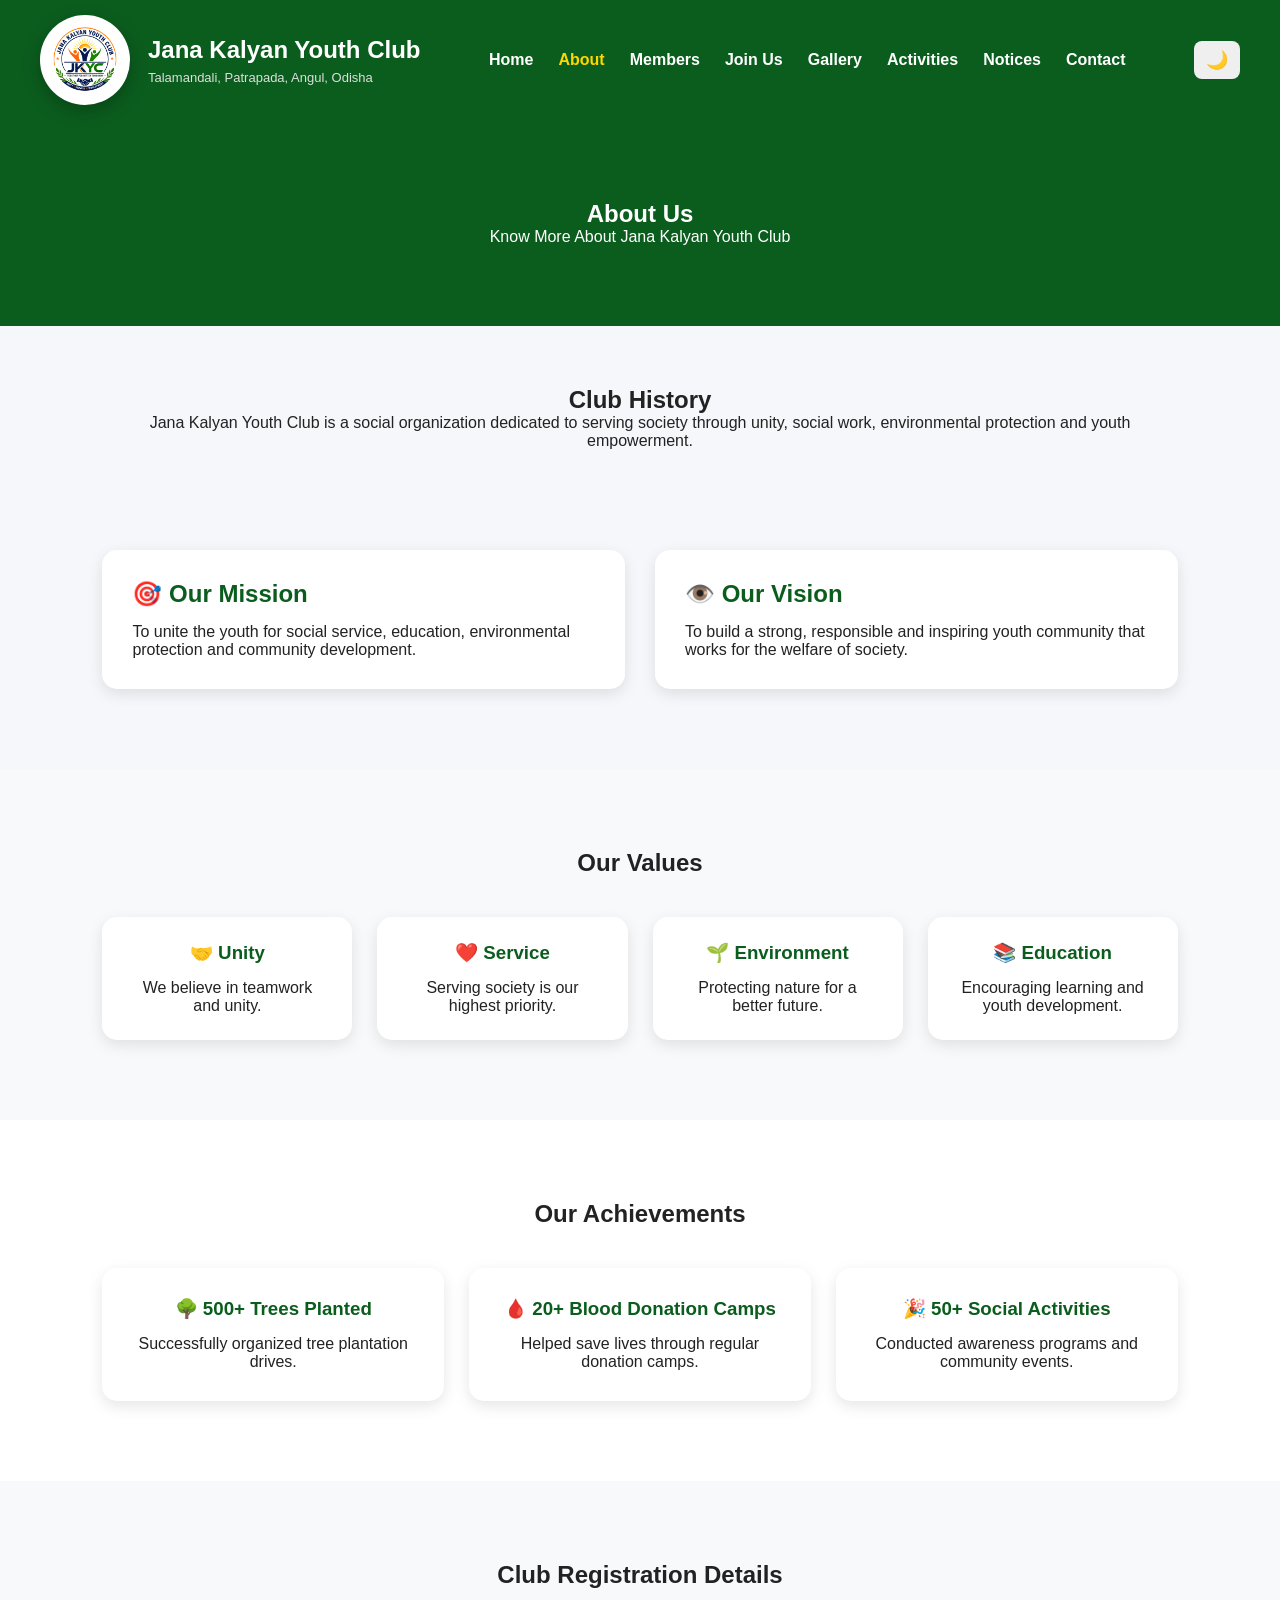
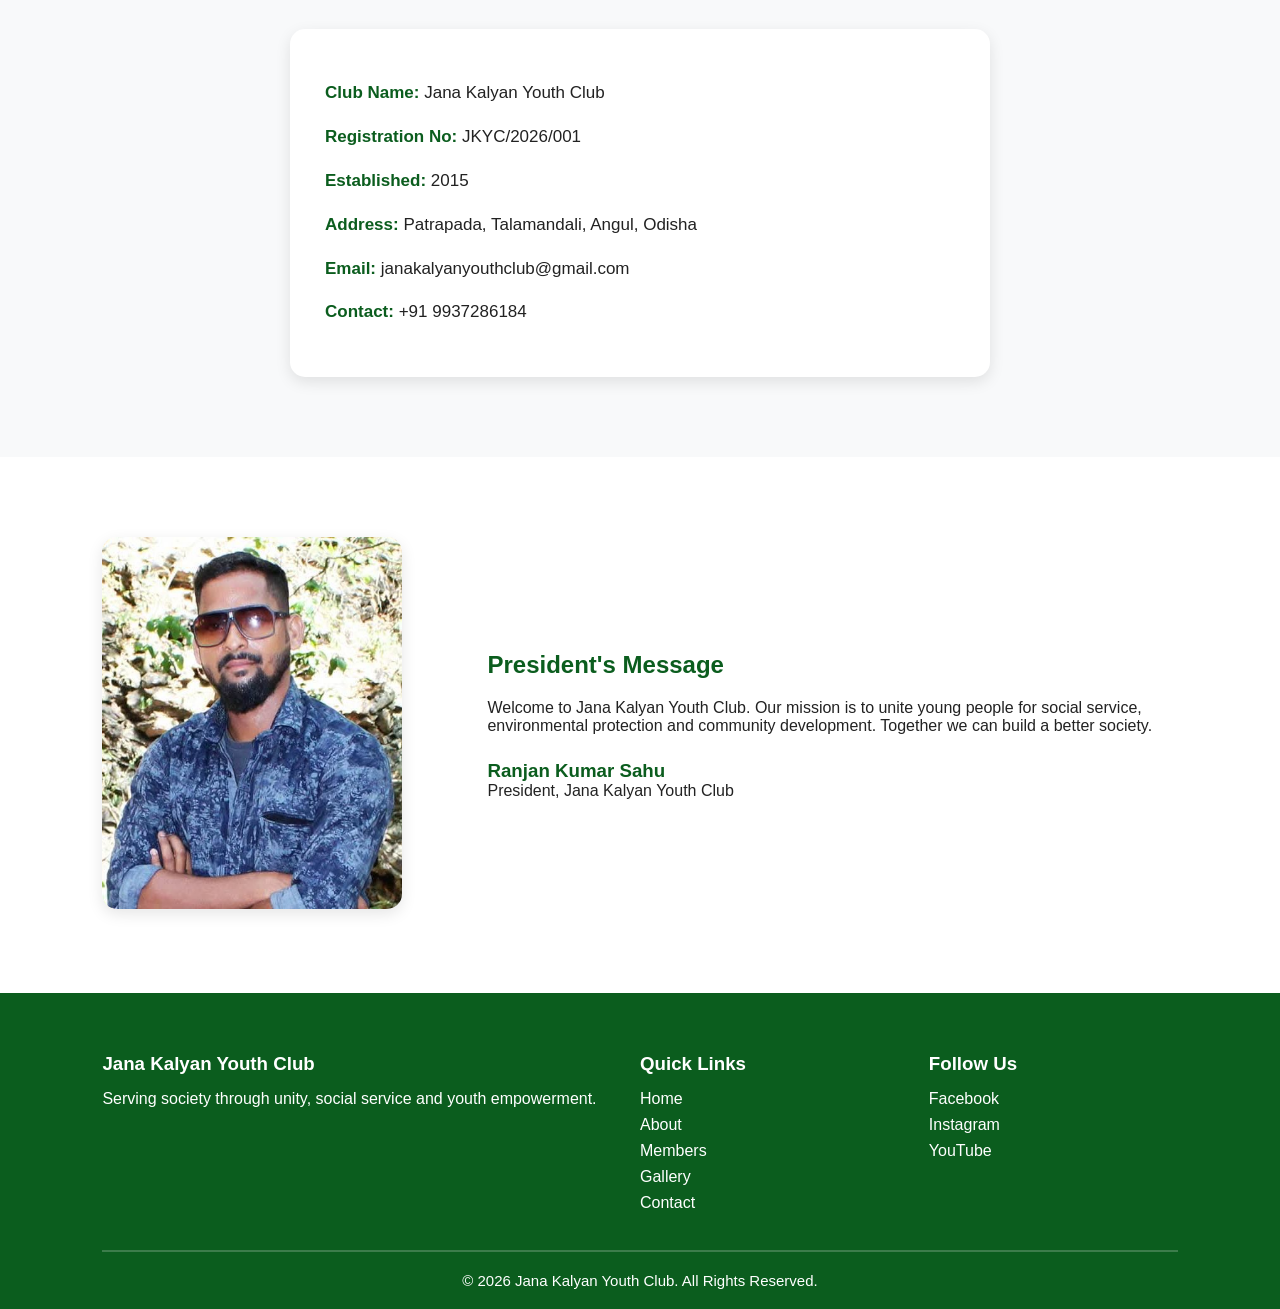
<file: about.html>
<!DOCTYPE html>
<html lang="en">
<head>
    <meta charset="UTF-8">
    <meta name="viewport" content="width=device-width, initial-scale=1.0">
    <title>About Us | Jana Kalyan Youth Club</title>

    <link rel="stylesheet" href="../css/style.css">
    <link rel="stylesheet" href="../css/responsive.css">
</head>

<body>

<header class="header">

    <div class="logo">
        <img src="images/logo.png" alt="Club Logo">

        <div class="club-name">
            <h1>Jana Kalyan Youth Club</h1>
            <p>Talamandali, Patrapada, Angul, Odisha</p>
        </div>
    </div>

    <nav class="navbar">
        <ul>
            <li><a href="../index.html">Home</a></li>
            <li><a href="about.html" class="active">About</a></li>
            <li><a href="members.html">Members</a></li>
            <li><a href="register.html">Join Us</a></li>
            <li><a href="gallery.html">Gallery</a></li>
            <li><a href="activities.html">Activities</a></li>
            <li><a href="notices.html">Notices</a></li>
            <li><a href="contact.html">Contact</a></li>
        </ul>
    </nav>

    <button id="darkModeBtn">🌙</button>

</header>

<section class="page-banner">
    <h1>About Us</h1>
    <p>Know More About Jana Kalyan Youth Club</p>
</section>

<section class="about-club">
    <h2>Club History</h2>
    <p>
        Jana Kalyan Youth Club is a social organization dedicated to
        serving society through unity, social work, environmental
        protection and youth empowerment.
    </p>
</section>
<!-- Mission & Vision -->
<section class="mission-vision">

    <div class="mission-box">
        <h2>🎯 Our Mission</h2>
        <p>
            To unite the youth for social service, education,
            environmental protection and community development.
        </p>
    </div>

    <div class="vision-box">
        <h2>👁️ Our Vision</h2>
        <p>
            To build a strong, responsible and inspiring youth community
            that works for the welfare of society.
        </p>
    </div>

</section>
<!-- Our Values -->
<section class="values">

    <h2>Our Values</h2>

    <div class="values-container">

        <div class="value-card">
            <h3>🤝 Unity</h3>
            <p>We believe in teamwork and unity.</p>
        </div>

        <div class="value-card">
            <h3>❤️ Service</h3>
            <p>Serving society is our highest priority.</p>
        </div>

        <div class="value-card">
            <h3>🌱 Environment</h3>
            <p>Protecting nature for a better future.</p>
        </div>

        <div class="value-card">
            <h3>📚 Education</h3>
            <p>Encouraging learning and youth development.</p>
        </div>

    </div>

</section>
<!-- Achievements -->
<section class="achievements">

    <h2>Our Achievements</h2>

    <div class="achievement-container">

        <div class="achievement-card">
            <h3>🌳 500+ Trees Planted</h3>
            <p>Successfully organized tree plantation drives.</p>
        </div>

        <div class="achievement-card">
            <h3>🩸 20+ Blood Donation Camps</h3>
            <p>Helped save lives through regular donation camps.</p>
        </div>

        <div class="achievement-card">
            <h3>🎉 50+ Social Activities</h3>
            <p>Conducted awareness programs and community events.</p>
        </div>

    </div>

</section>
<!-- Registration Details -->
<section class="registration-details">

    <h2>Club Registration Details</h2>

    <div class="registration-card">

        <p><strong>Club Name:</strong> Jana Kalyan Youth Club</p>

        <p><strong>Registration No:</strong> JKYC/2026/001</p>

        <p><strong>Established:</strong> 2015</p>

        <p><strong>Address:</strong> Patrapada, Talamandali, Angul, Odisha</p>

        <p><strong>Email:</strong> janakalyanyouthclub@gmail.com</p>

        <p><strong>Contact:</strong> +91 9937286184</p>

    </div>

</section>
<!-- President's Message -->
<section class="president-message">

    <div class="president-image">
        <img src="../images/president.jpg" alt="President">
    </div>

    <div class="president-text">
        <h2>President's Message</h2>

        <p>
            Welcome to Jana Kalyan Youth Club. Our mission is to unite young
            people for social service, environmental protection and community
            development. Together we can build a better society.
        </p>

        <h3>Ranjan Kumar Sahu</h3>
        <p>President, Jana Kalyan Youth Club</p>

    </div>

</section>
<!-- Footer -->
<footer class="footer">

    <div class="footer-container">

        <div class="footer-about">
            <h3>Jana Kalyan Youth Club</h3>
            <p>Serving society through unity, social service and youth empowerment.</p>
        </div>

        <div class="footer-links">
            <h3>Quick Links</h3>
            <a href="../index.html">Home</a>
            <a href="about.html">About</a>
            <a href="members.html">Members</a>
            <a href="gallery.html">Gallery</a>
            <a href="contact.html">Contact</a>
        </div>

        <div class="footer-social">
            <h3>Follow Us</h3>
            <a href="#">Facebook</a>
            <a href="#">Instagram</a>
            <a href="#">YouTube</a>
        </div>

    </div>

    <hr>

    <p class="copyright">
        © 2026 Jana Kalyan Youth Club. All Rights Reserved.
    </p>

</footer>

</body>
</html>
</file>
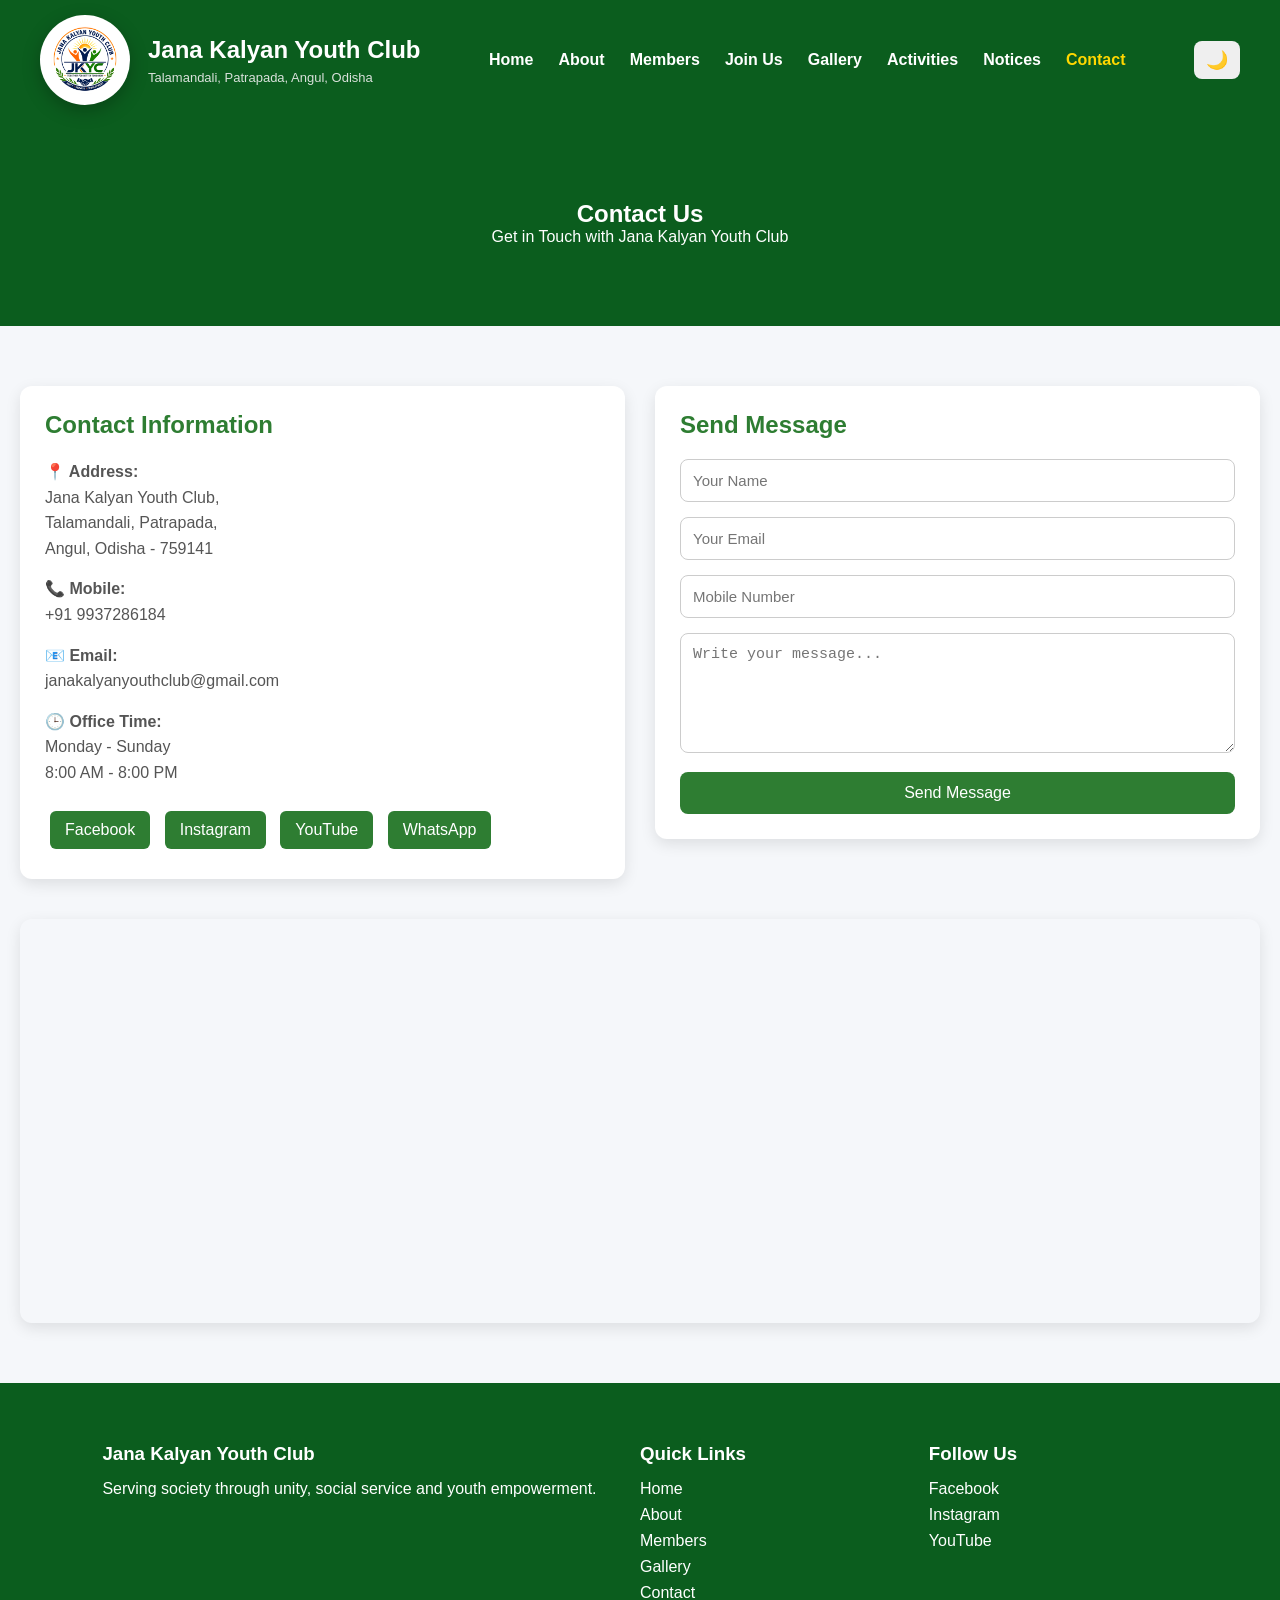
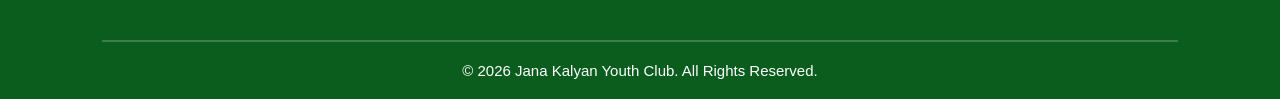
<file: contact.html>
<!DOCTYPE html>
<html lang="en">
<head>
    <meta charset="UTF-8">
    <meta name="viewport" content="width=device-width, initial-scale=1.0">
   <title>Activities | Jana Kalyan Youth Club</title>
    <link rel="stylesheet" href="../css/style.css">
    <link rel="stylesheet" href="../css/responsive.css">
</head>

<body>
    <header class="header">

    <div class="logo">
        <img src="../images/logo.png" alt="Club Logo">

        <div class="club-name">
            <h1>Jana Kalyan Youth Club</h1>
            <p>Talamandali, Patrapada, Angul, Odisha</p>
        </div>
    </div>

    <nav class="navbar">
        <ul>
            <li><a href="../index.html">Home</a></li>
            <li><a href="about.html">About</a></li>
            <li><a href="members.html">Members</a></li>
            <li><a href="register.html">Join Us</a></li>
            <li><a href="gallery.html">Gallery</a></li>
            <li><a href="activities.html">Activities</a></li>
            <li><a href="notices.html">Notices</a></li>
            <li><a href="contact.html" class="active">Contact</a></li>
        </ul>
    </nav>

    <button id="darkModeBtn">🌙</button>

</header>
<section class="page-banner">
    <h1>Contact Us</h1>
    <p>Get in Touch with Jana Kalyan Youth Club</p>
</section>
<section class="contact-section">

    <div class="contact-container">

        <!-- Contact Information -->
        <div class="contact-info">
            <h2>Contact Information</h2>

            <p><strong>📍 Address:</strong><br>
            Jana Kalyan Youth Club,<br>
            Talamandali, Patrapada,<br>
            Angul, Odisha - 759141</p>

            <p><strong>📞 Mobile:</strong><br>
            +91 9937286184</p>

            <p><strong>📧 Email:</strong><br>
            janakalyanyouthclub@gmail.com</p>

            <p><strong>🕒 Office Time:</strong><br>
            Monday - Sunday<br>
            8:00 AM - 8:00 PM</p>

            <div class="social-links">
                <a href="#">Facebook</a>
                <a href="#">Instagram</a>
                <a href="#">YouTube</a>
                <a href="#">WhatsApp</a>
            </div>
        </div>

        <!-- Contact Form -->
        <div class="contact-form">
            <h2>Send Message</h2>

            <form>
                <input type="text" placeholder="Your Name" required>

                <input type="email" placeholder="Your Email" required>

                <input type="tel" placeholder="Mobile Number" required>

                <textarea placeholder="Write your message..." required></textarea>

                <button type="submit">Send Message</button>
            </form>
        </div>

    </div>

    <!-- Google Map -->
    <div class="map">
        <iframe
            src="https://www.google.com/maps?q=Patrapada,Angul,Odisha&output=embed"
            loading="lazy"
            allowfullscreen>
        </iframe>
    </div>

</section>
<!-- Footer -->
<footer class="footer">

    <div class="footer-container">

        <div class="footer-about">
            <h3>Jana Kalyan Youth Club</h3>
            <p>Serving society through unity, social service and youth empowerment.</p>
        </div>

        <div class="footer-links">
            <h3>Quick Links</h3>
            <a href="../index.html">Home</a>
            <a href="about.html">About</a>
            <a href="members.html">Members</a>
            <a href="gallery.html">Gallery</a>
            <a href="contact.html">Contact</a>
        </div>

        <div class="footer-social">
            <h3>Follow Us</h3>
            <a href="#">Facebook</a>
            <a href="#">Instagram</a>
            <a href="#">YouTube</a>
        </div>

    </div>

    <hr>

    <p class="copyright">
        © 2026 Jana Kalyan Youth Club. All Rights Reserved.
    </p>

</footer>

</body>
</html>
</file>
<file: css/style.css>
/* =========================
   Global Reset
========================= */

*{
    margin:0;
    padding:0;
    box-sizing:border-box;
}

body{
    font-family:Arial, Helvetica, sans-serif;
    background:#f5f7fa;
    color:#222;
}

/* =========================
   Header
========================= */

.header{
    display:flex;
    justify-content:space-between;
    align-items:center;
    padding:15px 40px;
    background:#0b5d1e;
    color:#fff;
    position:sticky;
    top:0;
    z-index:1000;
}

.logo{
    display:flex;
    align-items:center;
    gap:18px;
}

.logo img{
    width:90px;
    height:90px;
    object-fit:contain;
    background:#ffffff;
    border-radius:50%;
    padding:8px;
    box-shadow:0 6px 18px rgba(0,0,0,.25);
    border:3px solid rgba(255,255,255,.4);
}

.club-name h1{
    font-size:38px;
    color:#fff;
    margin:0;
    font-weight:700;
}

.club-name p{
    color:#f0f0f0;
    margin-top:6px;
    font-size:18px;
}

.club-name h1{
    font-size:24px;
}

.club-name p{
    font-size:13px;
    opacity:.9;
}

.navbar ul{
    display:flex;
    list-style:none;
    gap:25px;
}

.navbar a{
    color:#fff;
    text-decoration:none;
    font-weight:600;
    transition:.3s;
}

.navbar a:hover,
.navbar a.active{
    color:#ffd700;
}

#darkModeBtn{
    padding:8px 12px;
    border:none;
    border-radius:8px;
    cursor:pointer;
    font-size:18px;
}
/* =========================
   Hero Section
========================= */

.hero{
    display:flex;
    align-items:center;
    justify-content:space-between;
    padding:80px 8%;
    background:linear-gradient(135deg,#e8f5e9,#ffffff);
    min-height:85vh;
}

.hero-content{
    max-width:550px;
}

.hero-content h1{
    font-size:48px;
    color:#0b5d1e;
    margin-bottom:20px;
}

.hero-content p{
    font-size:18px;
    color:#555;
    margin-bottom:30px;
    line-height:1.7;
}

.hero-buttons{
    display:flex;
    gap:15px;
}

.btn{
    padding:14px 28px;
    border-radius:8px;
    text-decoration:none;
    font-weight:bold;
    transition:.3s;
}

.btn-primary{
    background:#0b5d1e;
    color:#fff;
}

.btn-primary:hover{
    background:#084716;
}

.btn-secondary{
    border:2px solid #0b5d1e;
    color:#0b5d1e;
}

.btn-secondary:hover{
    background:#0b5d1e;
    color:#fff;
}

.hero-image img{
    width:500px;
    max-width:100%;
}
/* =========================
   Notice Bar
========================= */

.notice-bar{
    background:#ffd700;
    color:#000;
    padding:10px 0;
    font-weight:600;
    font-size:16px;
    border-bottom:2px solid #0b5d1e;
}

.notice-bar marquee{
    width:100%;
}
/* =========================
   About Section
========================= */

.about{
    display:flex;
    align-items:center;
    justify-content:space-between;
    gap:60px;
    padding:80px 8%;
    background:#fff;
}

.about-image img{
    width:450px;
    max-width:100%;
    border-radius:15px;
}

.about-content{
    flex:1;
}

.about-content h2{
    font-size:40px;
    color:#0b5d1e;
    margin-bottom:20px;
}

.about-content p{
    color:#555;
    line-height:1.8;
    margin-bottom:30px;
}

.about-boxes{
    display:grid;
    grid-template-columns:repeat(3,1fr);
    gap:20px;
}

.box{
    background:#f8f8f8;
    padding:20px;
    border-radius:12px;
    box-shadow:0 5px 15px rgba(0,0,0,.08);
}

.box h3{
    margin-bottom:10px;
    color:#0b5d1e;
}
/* =========================
   Statistics Section
========================= */

.stats{
    display:grid;
    grid-template-columns:repeat(4,1fr);
    gap:25px;
    padding:80px 8%;
    background:#0b5d1e;
}

.stat-card{
    background:#fff;
    padding:30px;
    text-align:center;
    border-radius:15px;
    box-shadow:0 8px 20px rgba(0,0,0,.15);
    transition:.3s;
}

.stat-card:hover{
    transform:translateY(-8px);
}

.stat-card h2{
    font-size:42px;
    color:#0b5d1e;
    margin-bottom:10px;
}

.stat-card p{
    font-size:18px;
    color:#555;
}
/* =========================
   Leadership Section
========================= */

.leadership{
    padding:80px 8%;
    background:#f8f9fa;
    text-align:center;
}

.section-title{
    font-size:36px;
    color:#0b5d1e;
    margin-bottom:40px;
}

.leaders,
.executives{
    display:grid;
    gap:25px;
}

.leaders{
    grid-template-columns:repeat(4,1fr);
    margin-bottom:40px;
}

.executives{
    grid-template-columns:repeat(3,1fr);
}

.executive-title{
    margin:30px 0;
    color:#0b5d1e;
}

.leader-card{
    background:#fff;
    border-radius:15px;
    padding:20px;
    box-shadow:0 5px 15px rgba(0,0,0,.1);
    transition:.3s;
}

.leader-card:hover{
    transform:translateY(-8px);
}

.leader-card img{
    width:120px;
    height:120px;
    border-radius:50%;
    object-fit:cover;
    margin-bottom:15px;
}

.leader-card h3,
.leader-card h4{
    color:#0b5d1e;
    margin-bottom:8px;
}
/* =========================
   Activities Section
========================= */

.activities{
    padding:80px 8%;
    text-align:center;
    background:#ffffff;
}

.activity-container{
    display:grid;
    grid-template-columns:repeat(3,1fr);
    gap:25px;
    margin:40px 0;
}

.activity-card{
    background:#fff;
    border-radius:15px;
    overflow:hidden;
    box-shadow:0 5px 15px rgba(0,0,0,.1);
    transition:.3s;
}

.activity-card:hover{
    transform:translateY(-8px);
}

.activity-card img{
    width:100%;
    height:220px;
    object-fit:cover;
}

.activity-card h3{
    margin:15px 0 10px;
    color:#0b5d1e;
}

.activity-card p{
    padding:0 15px 20px;
    color:#555;
}

.btn{
    display:inline-block;
    padding:12px 28px;
    background:#0b5d1e;
    color:#fff;
    text-decoration:none;
    border-radius:8px;
    transition:.3s;
}

.btn:hover{
    background:#084816;
}
/* =========================
   Gallery Preview
========================= */

.gallery-preview{
    padding:80px 8%;
    background:#f8f9fa;
    text-align:center;
}

.gallery-grid{
    display:grid;
    grid-template-columns:repeat(3,1fr);
    gap:20px;
    margin:40px 0;
}

.gallery-grid img{
    width:100%;
    height:250px;
    object-fit:cover;
    border-radius:12px;
    transition:.3s;
    cursor:pointer;
}

.gallery-grid img:hover{
    transform:scale(1.05);
}
/* =========================
   Contact Section
========================= */

.contact{
    padding:80px 8%;
    background:#ffffff;
}

.contact-container{
    display:grid;
    grid-template-columns:1fr 1fr;
    gap:40px;
    align-items:center;
}

.contact-info h3{
    color:#0b5d1e;
    margin-bottom:20px;
}

.contact-info p{
    margin:12px 0;
    font-size:17px;
    color:#555;
}

.contact-map iframe{
    border-radius:15px;
}
/* =========================
   Footer
========================= */

.footer{
    background:#0b5d1e;
    color:#fff;
    padding:60px 8% 20px;
}

.footer-container{
    display:grid;
    grid-template-columns:2fr 1fr 1fr;
    gap:40px;
}

.footer h3{
    margin-bottom:15px;
}

.footer a{
    display:block;
    color:#fff;
    text-decoration:none;
    margin:8px 0;
}

.footer a:hover{
    text-decoration:underline;
}

.footer hr{
    margin:30px 0 20px;
    border:1px solid rgba(255,255,255,.2);
}

.copyright{
    text-align:center;
    font-size:15px;
}
#topBtn{
    position:fixed;
    bottom:20px;
    right:20px;
    display:none;
    width:50px;
    height:50px;
    border:none;
    border-radius:50%;
    background:#0b5d1e;
    color:#fff;
    font-size:22px;
    cursor:pointer;
}
/* =========================
   Preloader
========================= */

#preloader{
    position:fixed;
    top:0;
    left:0;
    width:100%;
    height:100%;
    background:#ffffff;
    display:flex;
    justify-content:center;
    align-items:center;
    z-index:9999;
}

.loader{
    width:60px;
    height:60px;
    border:6px solid #ddd;
    border-top:6px solid #0b5d1e;
    border-radius:50%;
    animation:spin 1s linear infinite;
}

@keyframes spin{
    100%{
        transform:rotate(360deg);
    }
}
/* =========================
   About Page
========================= */

.page-banner{
    background:#0b5d1e;
    color:#fff;
    text-align:center;
    padding:80px 20px;
}

.about-club{
    padding:60px 8%;
    text-align:center;
}

.mission-vision{
    display:grid;
    grid-template-columns:repeat(2,1fr);
    gap:30px;
    padding:40px 8% 80px;
}

.mission-box,
.vision-box{
    background:#fff;
    padding:30px;
    border-radius:15px;
    box-shadow:0 5px 15px rgba(0,0,0,.1);
}

.mission-box h2,
.vision-box h2{
    color:#0b5d1e;
    margin-bottom:15px;
}
/* =========================
   Our Values
========================= */

.values{
    padding:80px 8%;
    background:#f8f9fa;
    text-align:center;
}

.values-container{
    display:grid;
    grid-template-columns:repeat(4,1fr);
    gap:25px;
    margin-top:40px;
}

.value-card{
    background:#fff;
    padding:25px;
    border-radius:15px;
    box-shadow:0 5px 15px rgba(0,0,0,.1);
    transition:.3s;
}

.value-card:hover{
    transform:translateY(-8px);
}

.value-card h3{
    color:#0b5d1e;
    margin-bottom:15px;
}
/* =========================
   Achievements
========================= */

.achievements{
    padding:80px 8%;
    text-align:center;
    background:#ffffff;
}

.achievement-container{
    display:grid;
    grid-template-columns:repeat(3,1fr);
    gap:25px;
    margin-top:40px;
}

.achievement-card{
    background:#fff;
    padding:30px;
    border-radius:15px;
    box-shadow:0 5px 15px rgba(0,0,0,.1);
    transition:.3s;
}

.achievement-card:hover{
    transform:translateY(-8px);
}

.achievement-card h3{
    color:#0b5d1e;
    margin-bottom:15px;
}
/* =========================
   Registration Details
========================= */

.registration-details{
    padding:80px 8%;
    background:#f8f9fa;
    text-align:center;
}

.registration-card{
    max-width:700px;
    margin:40px auto 0;
    background:#fff;
    padding:35px;
    border-radius:15px;
    box-shadow:0 5px 15px rgba(0,0,0,.1);
    text-align:left;
}

.registration-card p{
    margin:15px 0;
    font-size:17px;
    line-height:1.7;
}

.registration-card strong{
    color:#0b5d1e;
}
/* =========================
   President Message
========================= */

.president-message{
    display:grid;
    grid-template-columns:1fr 2fr;
    gap:40px;
    padding:80px 8%;
    align-items:center;
    background:#ffffff;
}

.president-image img{
    width:100%;
    max-width:300px;
    border-radius:15px;
    box-shadow:0 5px 15px rgba(0,0,0,.1);
}

.president-text h2{
    color:#0b5d1e;
    margin-bottom:20px;
}

.president-text h3{
    margin-top:25px;
    color:#0b5d1e;
}
/* =========================
   Members Tools
========================= */

.member-tools{
    padding:50px 8%;
    text-align:center;
}

#searchBox{
    width:100%;
    max-width:500px;
    padding:12px 18px;
    border:2px solid #0b5d1e;
    border-radius:10px;
    font-size:16px;
    margin-bottom:20px;
}

.filter-buttons{
    display:flex;
    justify-content:center;
    gap:15px;
    flex-wrap:wrap;
}

.filter-buttons button{
    padding:10px 20px;
    border:none;
    border-radius:8px;
    background:#0b5d1e;
    color:#fff;
    cursor:pointer;
    transition:.3s;
}

.filter-buttons button:hover{
    background:#084816;
}
/* =========================
   Member Cards
========================= */

.members-section{
    display:grid;
    grid-template-columns:repeat(auto-fit,minmax(250px,1fr));
    gap:25px;
    padding:20px 8% 80px;
}

.member-card{
    background:#fff;
    border-radius:15px;
    padding:20px;
    text-align:center;
    box-shadow:0 5px 15px rgba(0,0,0,.1);
    transition:.3s;
}

.member-card:hover{
    transform:translateY(-8px);
}

.member-card img{
    width:120px;
    height:120px;
    border-radius:50%;
    object-fit:cover;
    margin-bottom:15px;
}

.member-card h3{
    color:#0b5d1e;
    margin-bottom:8px;
}

.member-card p{
    margin:6px 0;
    color:#555;
}
.profile-section{
    padding:60px 20px;
    display:flex;
    justify-content:center;
    background:#f5f5f5;
}

.profile-card{
    width:380px;
    background:#fff;
    border-radius:15px;
    padding:30px;
    text-align:center;
    box-shadow:0 5px 20px rgba(0,0,0,0.15);
}

.profile-card img{
    width:170px;
    height:170px;
    border-radius:50%;
    object-fit:cover;
    border:5px solid #2e7d32;
    margin-bottom:20px;
}

.profile-card h2{
    color:#2e7d32;
    margin-bottom:15px;
}

.profile-card p{
    margin:10px 0;
    font-size:16px;
}

.profile-card .btn{
    display:inline-block;
    margin-top:20px;
}
.gallery-section{
    padding:60px 20px;
    text-align:center;
}

.gallery-container{
    display:grid;
    grid-template-columns:repeat(auto-fit,minmax(250px,1fr));
    gap:25px;
    margin-top:30px;
}

.gallery-card{
    background:#fff;
    border-radius:12px;
    overflow:hidden;
    box-shadow:0 5px 15px rgba(0,0,0,.15);
    transition:.3s;
}

.gallery-card:hover{
    transform:translateY(-8px);
}

.gallery-card img{
    width:100%;
    height:220px;
    object-fit:cover;
}

.gallery-card h3{
    margin:15px 0 5px;
}

.gallery-card p{
    margin-bottom:15px;
    color:#666;
}
.activities-section{
    padding:60px 20px;
    text-align:center;
}

.activities-container{
    display:grid;
    grid-template-columns:repeat(auto-fit,minmax(280px,1fr));
    gap:25px;
    margin-top:30px;
}

.activity-card{
    background:#fff;
    border-radius:12px;
    overflow:hidden;
    box-shadow:0 5px 15px rgba(0,0,0,.15);
    transition:.3s;
}

.activity-card:hover{
    transform:translateY(-8px);
}

.activity-card img{
    width:100%;
    height:220px;
    object-fit:cover;
}

.activity-card h3{
    margin:15px;
    color:#2e7d32;
}

.activity-card p{
    padding:0 15px 20px;
}
.notice-section{
    padding:60px 20px;
}

.notice-section h2{
    text-align:center;
    margin-bottom:30px;
    color:#2e7d32;
}

.notice-container{
    display:flex;
    flex-direction:column;
    gap:20px;
}

.notice-card{
    background:#fff;
    border-left:6px solid #2e7d32;
    border-radius:10px;
    padding:20px;
    box-shadow:0 5px 15px rgba(0,0,0,.15);
}

.notice-card h3{
    color:#2e7d32;
    margin-bottom:10px;
}

.notice-card p{
    margin:8px 0;
}

.notice-card .btn{
    display:inline-block;
    margin-top:15px;
}
/* ==========================
   Contact Page
========================== */

.contact-section{
    padding:60px 20px;
}

.contact-container{
    display:grid;
    grid-template-columns:repeat(auto-fit,minmax(300px,1fr));
    gap:30px;
    align-items:flex-start;
}

.contact-info,
.contact-form{
    background:#fff;
    padding:25px;
    border-radius:12px;
    box-shadow:0 5px 15px rgba(0,0,0,.1);
}

.contact-info h2,
.contact-form h2{
    color:#2e7d32;
    margin-bottom:20px;
}

.contact-info p{
    margin:15px 0;
    font-size:16px;
    line-height:1.6;
}

.contact-form input,
.contact-form textarea{
    width:100%;
    padding:12px;
    margin-bottom:15px;
    border:1px solid #ccc;
    border-radius:8px;
    font-size:15px;
    outline:none;
}

.contact-form textarea{
    resize:vertical;
    min-height:120px;
}

.contact-form button{
    width:100%;
    padding:12px;
    border:none;
    background:#2e7d32;
    color:#fff;
    font-size:16px;
    border-radius:8px;
    cursor:pointer;
    transition:.3s;
}

.contact-form button:hover{
    background:#1b5e20;
}

.map{
    margin-top:40px;
    border-radius:12px;
    overflow:hidden;
    box-shadow:0 5px 15px rgba(0,0,0,.1);
}

.map iframe{
    width:100%;
    height:400px;
    border:0;
}

.social-links{
    margin-top:20px;
}

.social-links a{
    display:inline-block;
    margin:5px;
    padding:10px 15px;
    background:#2e7d32;
    color:#fff;
    text-decoration:none;
    border-radius:6px;
    transition:.3s;
}

.social-links a:hover{
    background:#1b5e20;
}
/* ===========================
   Register Page
=========================== */

.register-section{
    padding:60px 20px;
    background:#f8f9fa;
}

.container{
    max-width:1000px;
    margin:auto;
}

.register-title{
    text-align:center;
    margin-bottom:35px;
}

.register-title h2{
    color:#2e7d32;
    font-size:32px;
    margin-bottom:10px;
}

.register-title p{
    color:#666;
}

.register-form{
    background:#fff;
    padding:30px;
    border-radius:12px;
    box-shadow:0 5px 15px rgba(0,0,0,.1);
}

.form-row{
    display:flex;
    gap:20px;
    margin-bottom:20px;
}

.form-group{
    flex:1;
    display:flex;
    flex-direction:column;
}

.form-group label{
    font-weight:600;
    margin-bottom:8px;
    color:#333;
}

.form-group input,
.form-group select,
.form-group textarea{
    padding:12px;
    border:1px solid #ccc;
    border-radius:8px;
    font-size:15px;
    outline:none;
    transition:.3s;
}

.form-group input:focus,
.form-group select:focus,
.form-group textarea:focus{
    border-color:#2e7d32;
    box-shadow:0 0 5px rgba(46,125,50,.3);
}

.form-group textarea{
    min-height:120px;
    resize:vertical;
}

.register-form .btn{
    width:100%;
    padding:14px;
    border:none;
    border-radius:8px;
    background:#2e7d32;
    color:#fff;
    font-size:17px;
    cursor:pointer;
    transition:.3s;
}

.register-form .btn:hover{
    background:#1b5e20;
}

@media(max-width:768px){

.form-row{
    flex-direction:column;
}

.register-form{
    padding:20px;
}

.register-title h2{
    font-size:26px;
}

}
/* File Upload */
.form-group input[type="file"]{
    padding:10px;
    background:#f5f5f5;
    border:2px dashed #2e7d32;
    border-radius:8px;
    cursor:pointer;
}

.form-group input[type="file"]:hover{
    background:#eef8ef;
}

/* Checkbox */
.form-group input[type="checkbox"]{
    width:auto;
    margin-right:10px;
    cursor:pointer;
}

.form-group label{
    line-height:1.6;
}

/* Submit Button */
.btn{
    display:inline-block;
    width:100%;
    padding:14px;
    background:#2e7d32;
    color:#fff;
    font-size:17px;
    font-weight:600;
    border:none;
    border-radius:8px;
    cursor:pointer;
    transition:0.3s;
}

.btn:hover{
    background:#1b5e20;
    transform:translateY(-2px);
    box-shadow:0 8px 20px rgba(0,0,0,.2);
}

/* Mobile Responsive */
@media (max-width:768px){

    .register-section{
        padding:40px 15px;
    }

    .register-form{
        padding:20px;
    }

    .form-row{
        flex-direction:column;
        gap:15px;
    }

    .register-title h2{
        font-size:24px;
    }

    .btn{
        font-size:16px;
    }

}
.admin-container{
    width:95%;
    margin:30px auto;
}

.dashboard-cards{
    display:flex;
    gap:20px;
    margin:20px 0;
}

.card{
    background:#0d6efd;
    color:#fff;
    padding:20px;
    border-radius:10px;
    width:220px;
    text-align:center;
}

.search-box{
    margin:20px 0;
}

.search-box input{
    width:300px;
    padding:10px;
    border:1px solid #ccc;
    border-radius:6px;
}

.admin-table{
    width:100%;
    border-collapse:collapse;
}

.admin-table th,
.admin-table td{
    border:1px solid #ddd;
    padding:10px;
    text-align:center;
}

.admin-table th{
    background:#0d6efd;
    color:#fff;
}

.action-btn{
    background:green;
    color:white;
    border:none;
    padding:6px 12px;
    border-radius:5px;
    cursor:pointer;
}
/* ===========================
   MEMBER PROFILE
=========================== */

.profile-section{
    display:flex;
    justify-content:center;
    align-items:center;
    padding:60px 20px;
    background:#f5f7fa;
}

.profile-card{
    width:100%;
    max-width:700px;
    background:#fff;
    border-radius:15px;
    padding:35px;
    box-shadow:0 10px 25px rgba(0,0,0,.15);
    text-align:center;
}

.profile-card img{
    width:170px;
    height:170px;
    border-radius:50%;
    object-fit:cover;
    border:5px solid #0d6efd;
    margin-bottom:20px;
}

.profile-card h2{
    font-size:30px;
    margin-bottom:15px;
    color:#222;
}

.profile-card hr{
    margin:20px 0;
}

.profile-card p{
    text-align:left;
    font-size:18px;
    padding:10px 0;
    border-bottom:1px solid #eee;
}

.profile-card strong{
    color:#0d6efd;
    display:inline-block;
    width:170px;
}

.profile-card .btn{
    display:inline-block;
    margin-top:25px;
    padding:12px 30px;
    background:#0d6efd;
    color:#fff;
    text-decoration:none;
    border-radius:8px;
    transition:.3s;
}

.profile-card .btn:hover{
    background:#084dbd;
}

/* Dark Mode */

body.dark-mode .profile-section{
    background:#111827;
}

body.dark-mode .profile-card{
    background:#1f2937;
    color:#fff;
}

body.dark-mode .profile-card h2{
    color:#fff;
}

body.dark-mode .profile-card p{
    border-bottom:1px solid #374151;
}

body.dark-mode .profile-card strong{
    color:#4dabff;
}

/* Mobile */

@media(max-width:768px){

.profile-card{
    padding:20px;
}

.profile-card img{
    width:130px;
    height:130px;
}

.profile-card h2{
    font-size:24px;
}

.profile-card p{
    font-size:16px;
}

.profile-card strong{
    width:120px;
}

}
.btn-id {
    display: inline-block;
    margin-top: 8px;
    margin-left: 8px;
    padding: 10px 18px;
    background: #0d6efd;
    color: #fff;
    text-decoration: none;
    border-radius: 6px;
    font-weight: 600;
    transition: 0.3s;
}

.btn-id:hover {
    background: #084298;
}
/* Professional Admin Button */

.admin-login-btn{
    display:inline-flex;
    align-items:center;
    justify-content:center;
    gap:6px;

    background:#dc3545;
    color:#fff !important;

    padding:7px 14px;
    border-radius:20px;

    font-size:13px;
    font-weight:700;

    text-decoration:none;

    border:2px solid transparent;

    transition:.3s ease;
}

.admin-login-btn:hover{

    background:#bb2d3b;

    border-color:#fff;

    transform:translateY(-2px);

    box-shadow:0 4px 10px rgba(220,53,69,.4);

}
/* ===========================
Latest Notices
=========================== */

.latest-notices{
    width:90%;
    margin:40px auto;
}

.latest-notices h2{
    text-align:center;
    margin-bottom:20px;
    color:#0b5ed7;
}

.notice-grid{
    display:grid;
    grid-template-columns:repeat(auto-fit,minmax(280px,1fr));
    gap:20px;
}

.notice-card{
    background:#fff;
    border-radius:12px;
    padding:18px;
    box-shadow:0 5px 15px rgba(0,0,0,.15);
    transition:.3s;
}

.notice-card:hover{
    transform:translateY(-5px);
}

.notice-card h3{
    margin-bottom:10px;
    color:#0b5ed7;
}

.notice-card p{
    color:#444;
    line-height:1.6;
}

.notice-date{
    margin-top:15px;
    color:#777;
    font-size:14px;
}
/* ===== Leadership Cards ===== */

.leader-card{
    border:2px solid #e6e6e6;
    border-radius:18px;
    padding:25px 20px;
    background:#fff;
    transition:.3s;
    box-shadow:0 8px 20px rgba(0,0,0,.08);
}

.leader-card:hover{
    transform:translateY(-8px);
    border-color:#0d6efd;
    box-shadow:0 12px 28px rgba(0,0,0,.15);
}

/* Profile Photo */

.leader-card img{
    width:150px;
    height:150px;
    border-radius:50%;
    object-fit:cover;
    object-position:center top;
    border:none;
    padding:0;
    box-shadow:0 8px 18px rgba(0,0,0,.15);
}

.leader-card h3{
    color:#0d6efd;
    font-size:30px;
    margin-top:18px;
    font-weight:700;
}

.leader-card p{
    display:block;
    margin-top:10px;
    padding:0;
    border:none;
    background:none;
    color:#222;
    font-size:20px;
    font-weight:600;
}
/* ===========================================
   PHASE 1 - MOBILE NAVBAR RESPONSIVE
=========================================== */

@media screen and (max-width: 768px) {

.header{
    display:flex;
    flex-direction:column;
    align-items:center;
    justify-content:center;
    padding:15px;
    gap:15px;
}

.logo{
    display:flex;
    flex-direction:column;
    align-items:center;
    justify-content:center;
    text-align:center;
}

.logo img{
    width:70px;
    height:70px;
    margin-bottom:10px;
}

.club-name h1{
    font-size:28px;
    line-height:1.2;
    margin:0;
}

.club-name p{
    font-size:14px;
    margin-top:5px;
}

.navbar{
    width:100%;
}

.navbar ul{
    display:flex;
    flex-direction:column;
    align-items:center;
    justify-content:center;
    gap:12px;
    list-style:none;
    padding:0;
    margin:0;
}

.navbar ul li{
    margin:0;
}

.navbar ul li a{
    display:block;
    font-size:18px;
    font-weight:600;
    text-decoration:none;
}

.header > div:last-child{
    display:flex;
    align-items:center;
    justify-content:center;
    gap:12px;
    margin-top:10px;
}

#darkModeBtn{
    width:45px;
    height:45px;
}

#logoutBtn{
    width:auto;
    padding:10px 18px;
}

}
/* =========================
   Mobile Responsive - Phase 2
========================= */

@media (max-width:768px){

.hero{
    flex-direction:column;
    text-align:center;
    padding:40px 20px;
    gap:30px;
}

.hero-content{
    width:100%;
}

.hero-content h1{
    font-size:34px;
    line-height:1.3;
}

.hero-content p{
    font-size:16px;
}

.hero-buttons{
    display:flex;
    flex-direction:column;
    gap:15px;
    align-items:center;
}

.hero-buttons .btn{
    width:220px;
}

.hero-image{
    width:100%;
    display:flex;
    justify-content:center;
}

.hero-image img{
    width:100%;
    max-width:320px;
    height:auto;
}

}
</file>
<file: css/responsive.css>
/* =========================
   JKYC Responsive CSS
========================= */

@media screen and (max-width:768px){

html,
body{
    width:100%;
    overflow-x:hidden;
    overflow-y:auto;
}

/* ===== Mobile Header ===== */

.header{
    display:flex;
    flex-direction:row;
    justify-content:space-between;
    align-items:center;
    padding:10px 15px;
    gap:10px;
}

.logo{
    display:flex;
    align-items:center;
    gap:10px;
    flex-shrink:0;
}

.logo img{
    width:55px;
    height:55px;
}

.club-name h1{
    font-size:18px;
    line-height:1.2;
}

.club-name p{
    font-size:11px;
}

/* ===== Mobile Navbar ===== */

.navbar{
    flex:1;
    overflow-x:auto;
    overflow-y:hidden;
    scrollbar-width:none;
    -webkit-overflow-scrolling:touch;
}

.navbar::-webkit-scrollbar{
    display:none;
}

.navbar ul{
    display:flex;
    flex-direction:row;
    flex-wrap:nowrap;
    justify-content:flex-start;
    align-items:center;
    gap:18px;
    padding:0 10px;
    margin:0;
    list-style:none;
    white-space:nowrap;
}

.navbar ul li{
    flex:0 0 auto;
}

.navbar ul li a{
    display:block;
    padding:8px 0;
    font-size:15px;
}

/* Hero */

.hero{
    flex-direction:column-reverse;
    text-align:center;
    gap:30px;
    padding:30px 20px;
}

.hero-content h1{
    font-size:34px;
    line-height:1.3;
}

.hero-content p{
    font-size:16px;
}

.hero-buttons{
    display:flex;
    flex-direction:column;
    align-items:center;
    gap:12px;
}

.hero-image img{
    width:100%;
    max-width:330px;
    height:auto;
}

/* ===== About Section Mobile ===== */

.about{
    display:flex;
    flex-direction:column;
    align-items:center;
    gap:25px;
    padding:20px;
}

.about-image{
    width:100%;
    text-align:center;
}

.about-image img{
    width:100%;
    max-width:320px;
    height:auto;
    display:block;
    margin:auto;
}

.about-content{
    width:100%;
    text-align:center;
}

.about-content h2{
    font-size:32px;
    line-height:1.3;
}

.about-content p{
    font-size:16px;
    line-height:1.8;
}

.about-features{
    display:grid;
    grid-template-columns:1fr;
    gap:15px;
}

/* Leadership */

.leaders{
    grid-template-columns:1fr;
    gap:25px;
}

.executives{
    grid-template-columns:1fr;
    gap:25px;
}

/* Activities */

.activity-container{
    grid-template-columns:1fr;
}

/* Gallery */

.gallery-grid{
    grid-template-columns:1fr;
}

/* Contact */

.contact-container{
    grid-template-columns:1fr;
}

/* Footer */

.footer-container{
    grid-template-columns:1fr;
    text-align:center;
    gap:25px;
}

.footer-links,
.footer-social{
    margin-top:10px;
}

}
</file>
